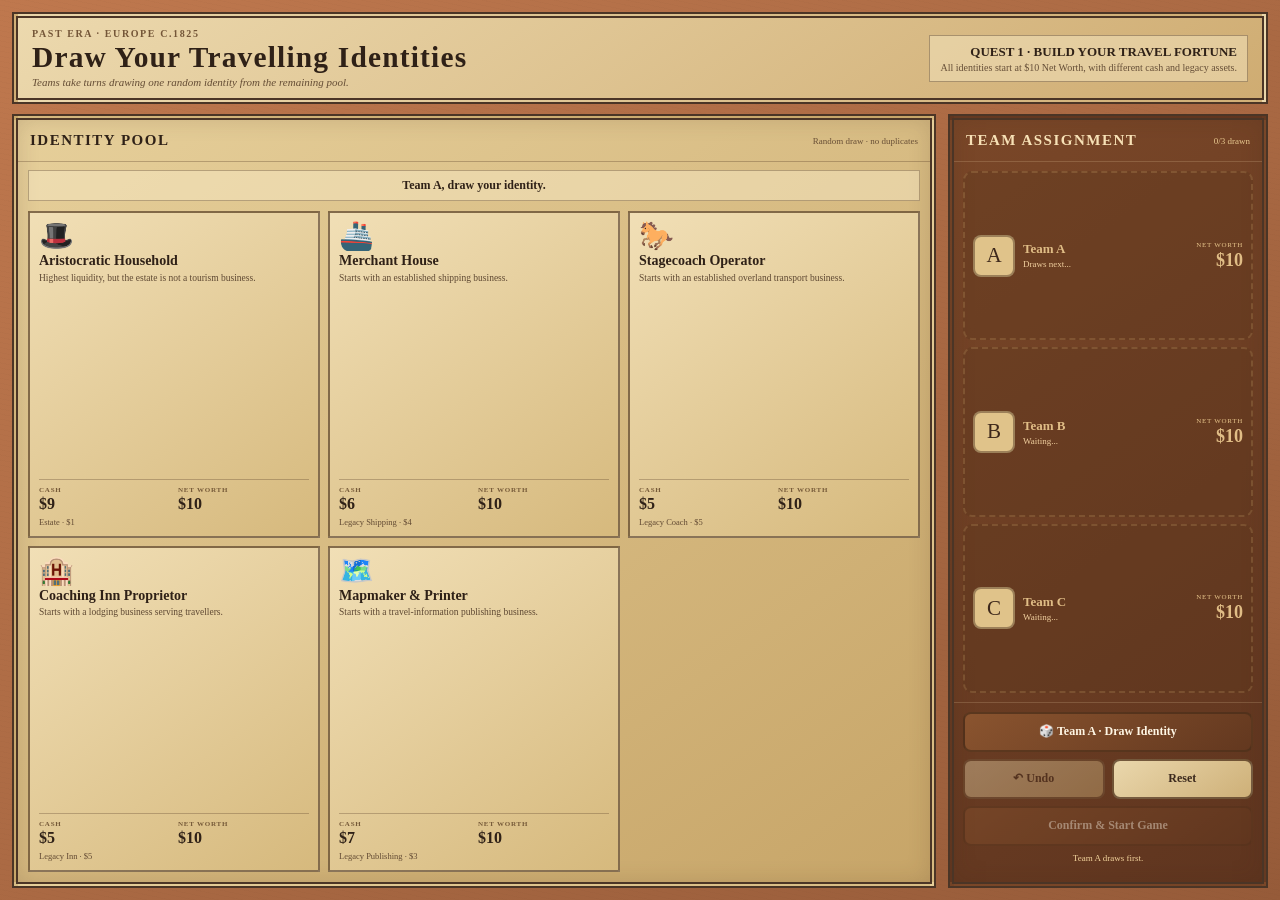
<file: legacy/index.html>
﻿<!DOCTYPE html>
<html lang="en">
<head>
<meta charset="utf-8" />
<meta name="viewport" content="width=device-width,initial-scale=1" />
<title>Tourismopoly — Past Era Board</title>
<link rel="stylesheet" href="../css/styles.css" />
<!-- Deferred scripts share scope and execute in dependency order. -->
<script defer src="js/data.js"></script>
<script defer src="js/state.js"></script>
<script defer src="js/ui.js"></script>
<script defer src="js/setup.js"></script>
<script defer src="js/game.js"></script>
</head>

<body>
<div id="setupScreen">
  <header class="setup-topbar">
    <div>
      <div class="setup-kicker">Past Era · Europe c.1825</div>
      <div class="setup-title">Draw Your Travelling Identities</div>
      <div class="setup-subtitle">Teams take turns drawing one random identity from the remaining pool.</div>
    </div>
    <div class="setup-quest">
      <strong>QUEST 1 · BUILD YOUR TRAVEL FORTUNE</strong>
      <span>All identities start at $10 Net Worth, with different cash and legacy assets.</span>
    </div>
  </header>

  <main class="setup-main">
    <section class="setup-pool">
      <div class="setup-head">
        <h2>IDENTITY POOL</h2>
        <span>Random draw · no duplicates</span>
      </div>
      <div class="setup-banner" id="setupBanner">Team A, draw your identity.</div>
      <div class="setup-cards" id="setupCards"></div>
    </section>

    <aside class="setup-side">
      <div class="setup-head">
        <h2>TEAM ASSIGNMENT</h2>
        <span id="setupPickStatus">0/3 drawn</span>
      </div>
      <div class="setup-selected" id="setupSelected"></div>
      <div class="setup-controls">
        <button class="setup-btn primary full" id="setupDrawBtn" type="button">🎲 Team A · Draw Identity</button>
        <button class="setup-btn secondary" id="setupUndoBtn" type="button" disabled>↶ Undo</button>
        <button class="setup-btn secondary" id="setupResetBtn" type="button">Reset</button>
        <button class="setup-btn primary full" id="setupConfirmBtn" type="button" disabled>Confirm &amp; Start Game</button>
        <div class="setup-status" id="setupStatus">Team A draws first.</div>
      </div>
    </aside>
  </main>
</div>

<div class="app-shell">
  <div class="board-column">
    <div class="board" id="board">
      <div class="tile start go" data-index="0">
        <div class="tile-inner"><div class="icon">🚩</div><div class="tile-title">Begin Your Grand Tour</div><div class="tile-sub">Europe · c.1825</div></div>
        <div class="token-zone"></div>
      </div>

      <div class="tile asset horse" data-index="1">
        <div class="tile-inner"><div class="icon">🐎</div><div class="tile-title">Horse &amp; Carriage</div><div class="tile-sub">Established overland transport</div><div class="price-block"><div class="price-label">PRICE</div><div class="price-value">$3</div></div></div>
        <div class="token-zone"></div>
      </div>

      <div class="tile chance chance-one" data-index="2">
        <div class="tile-inner"><div class="icon">✉️</div><div class="tile-title">Chance</div><div class="tile-sub">Situation Card</div></div>
        <div class="token-zone"></div>
      </div>

      <div class="tile asset inn" data-index="3">
        <div class="tile-inner"><div class="icon">🏨</div><div class="tile-title">Inn &amp; Accommodation</div><div class="tile-sub">Lodging along major routes</div><div class="price-block"><div class="price-label">PRICE</div><div class="price-value">$3</div></div></div>
        <div class="token-zone"></div>
      </div>

      <div class="tile opportunity" data-index="4">
        <div class="tile-inner"><div class="icon">💰</div><div class="tile-title">Business Opportunity</div><div class="tile-sub">+$1 Cash</div></div>
        <div class="token-zone"></div>
      </div>

      <div class="tile asset shipping" data-index="5">
        <div class="tile-inner"><div class="icon">🚢</div><div class="tile-title">Passenger Shipping</div><div class="tile-sub">Sea routes &amp; passenger movement</div><div class="price-block"><div class="price-label">PRICE</div><div class="price-value">$4</div></div></div>
        <div class="token-zone"></div>
      </div>

      <div class="tile chance chance-two" data-index="6">
        <div class="tile-inner"><div class="icon">✉️</div><div class="tile-title">Chance</div><div class="tile-sub">Situation Card</div></div>
        <div class="token-zone"></div>
      </div>

      <div class="tile asset guide" data-index="7">
        <div class="tile-inner"><div class="icon">🗺️</div><div class="tile-title">Travel Guide &amp; Information</div><div class="tile-sub">Maps, guides &amp; printed knowledge</div><div class="price-block"><div class="price-label">PRICE</div><div class="price-value">$2</div></div></div>
        <div class="token-zone"></div>
      </div>

      <div class="center">
        <svg viewBox="0 0 400 400" aria-hidden="true">
          <circle cx="200" cy="200" r="135" fill="none" stroke="#583c27" stroke-width="1.5"/>
          <circle cx="200" cy="200" r="105" fill="none" stroke="#583c27" stroke-width="1" stroke-dasharray="4 8"/>
          <path d="M50 245 C110 180,145 285,220 205 S330 135,365 215" fill="none" stroke="#583c27" stroke-width="2"/>
          <path d="M200 58 L218 182 L342 200 L218 218 L200 342 L182 218 L58 200 L182 182 Z" fill="none" stroke="#735631" stroke-width="1.4"/>
        </svg>
        <div class="center-content">
          <div class="crest">✦ ❖ ✦</div>
          <div class="main-title">TOURISMOPOLY</div>
          <div class="era">Europe · 1825</div>
          <div class="rule"></div>
          <div class="tagline">Travel · Trade · Fortune</div>
          <div class="stamp">GRAND TOUR EDITION</div>
        </div>
      </div>


      <div class="landing-modal" id="landingModal" aria-live="polite">
        <div class="landing-card">
          <div class="landing-eyebrow" id="landingEyebrow">UNOWNED PROPERTY</div>
          <div class="landing-icon" id="landingIcon">🐎</div>
          <div class="landing-title" id="landingTitle">Horse &amp; Carriage</div>
          <div class="landing-desc" id="landingDesc">Established overland transport</div>
          <div class="landing-divider"></div>
          <div class="landing-price-label">PRICE</div>
          <div class="landing-price" id="landingPrice">$3</div>
          <div class="landing-balance" id="landingBalance">Team A Cash · $9</div>
          <div class="landing-actions">
            <button class="modal-btn primary" id="buyBtn" type="button">BUY</button>
            <button class="modal-btn secondary" id="passBtn" type="button">PASS</button>
          </div>
          <div class="modal-note">Resolve this landing before the next team begins.</div>
        </div>
      </div>


      <div class="landing-modal" id="chanceModal" aria-live="polite">
        <div class="landing-card chance-card-ui">
          <div class="chance-seal">✉</div>
          <div class="chance-heading">Chance · Situation Card</div>
          <div class="chance-title" id="chanceTitle">A Situation Unfolds</div>
          <div class="chance-story" id="chanceStory">Something unexpected has happened during your journey.</div>
          <div class="chance-effect-box">
            <div class="chance-effect-label">EFFECT</div>
            <div class="chance-effect" id="chanceEffect">$0</div>
            <div class="chance-sector" id="chanceSector">No direct effect on your current portfolio.</div>
          </div>
          <div class="landing-actions">
            <button class="modal-btn primary" id="chanceContinueBtn" type="button">CONTINUE</button>
          </div>
          <div class="modal-note">Rule: Beneficial = +$1 · Harmful = −$1 · Not relevant = $0</div>
        </div>
      </div>


      <div class="landing-modal" id="feeModal" aria-live="polite">
        <div class="landing-card fee-card-ui">
          <div class="popup-badge">Owned Property</div>
          <div class="landing-icon" id="feeIcon">🏨</div>
          <div class="landing-title" id="feeTitle">Inn &amp; Accommodation</div>
          <div class="owner-line" id="feeOwner">Owned by Team B</div>
          <div class="landing-desc">You used another team’s tourism business.</div>
          <div class="landing-divider"></div>
          <div class="landing-price-label">LANDING FEE</div>
          <div class="fee-amount" id="feeAmount">$1</div>
          <div class="transfer-line" id="feeTransfer">Team A pays Team B.</div>
          <div class="special-note" id="feeSpecialNote" hidden></div>
          <div class="landing-actions">
            <button class="modal-btn primary" id="payFeeBtn" type="button">PAY FEE</button>
          </div>
        </div>
      </div>

      <div class="landing-modal" id="ownModal" aria-live="polite">
        <div class="landing-card own-card-ui">
          <div class="success-mark">✓</div>
          <div class="popup-badge">Your Business</div>
          <div class="landing-title" id="ownTitle">Horse &amp; Carriage</div>
          <div class="landing-desc" id="ownDesc">You landed on your own tourism business.</div>
          <div class="landing-divider"></div>

          <div id="upgradeOffer">
            <div class="landing-price-label">UPGRADE COST</div>
            <div class="landing-price">$1</div>
            <div class="landing-balance" id="upgradeBenefit">Future visitors will pay a higher landing fee.</div>
            <div class="landing-actions">
              <button class="modal-btn primary" id="upgradeBtn" type="button">UPGRADE</button>
              <button class="modal-btn secondary" id="keepBtn" type="button">KEEP AS IS</button>
            </div>
          </div>

          <div id="alreadyUpgraded" hidden>
            <div class="landing-price-label">BUSINESS STATUS</div>
            <div class="landing-price">UPGRADED</div>
            <div class="landing-balance">This business has already reached its Past Era upgrade limit.</div>
            <div class="landing-actions">
              <button class="modal-btn primary" id="ownContinueBtn" type="button">CONTINUE</button>
            </div>
          </div>
        </div>
      </div>

      <div class="landing-modal" id="opportunityModal" aria-live="polite">
        <div class="landing-card opportunity-card-ui">
          <div class="opportunity-mark">💰</div>
          <div class="popup-badge">Business Opportunity</div>
          <div class="landing-title">A Profitable Opportunity Appears</div>
          <div class="landing-desc">Your tourism activities benefit from a small commercial opportunity.</div>
          <div class="landing-divider"></div>
          <div class="landing-price-label">CASH GAIN</div>
          <div class="landing-price">+$1</div>
          <div class="landing-balance" id="opportunityBalance">Team A Cash · $10</div>
          <div class="landing-actions">
            <button class="modal-btn primary" id="opportunityContinueBtn" type="button">COLLECT &amp; CONTINUE</button>
          </div>
        </div>
      </div>

      <div class="landing-modal" id="startModal" aria-live="polite">
        <div class="landing-card start-card-ui">
          <div class="start-mark">🚩</div>
          <div class="popup-badge">Grand Tour Payday</div>
          <div class="landing-title">Another Circuit Complete</div>
          <div class="landing-desc">You have passed or landed on GO and completed another circuit of the travel market.</div>
          <div class="landing-divider"></div>
          <div class="landing-price-label">COLLECT</div>
          <div class="landing-price">+$1</div>
          <div class="landing-balance" id="startBalance">Payday has been added to your cash balance.</div>
          <div class="landing-actions">
            <button class="modal-btn primary" id="startContinueBtn" type="button">COLLECT &amp; CONTINUE</button>
          </div>
        </div>
      </div>

      <div class="dice-overlay" id="diceOverlay">
        <div class="dice-card">
          <div class="die" id="die">⚀</div>
          <div class="roll-caption" id="rollCaption">TEAM A ROLLING...</div>
        </div>
      </div>
    </div>
  </div>

  <div class="side-column">
    <div class="sidebar">
      <div style="display:flex;justify-content:flex-end;margin-bottom:6px">
        <button id="changeSetupBtn" type="button" class="game-btn secondary" style="min-height:32px;padding:5px 8px;font-size:10px">Change Identities</button>
      </div>
      <section class="roll-panel">
        <div class="turn-badge" id="turnBadge">TEAM A'S TURN</div>
        <div class="roll-text" id="statusText">Ready to roll</div>
        <div class="roll-sub" id="statusSub">The dice appears briefly, your traveller moves, then the landing popup resolves the turn.</div>
        <div class="button-stack">
          <button class="game-btn" id="rollBtn" type="button">🎲 Roll Dice</button>
          <button class="game-btn secondary" id="nextBtn" type="button" disabled>Next Team</button>
        </div>
      </section>

      <aside class="player-panel">
        <h2 class="panel-title">PLAYERS</h2>
        <div id="dynamicPlayers"></div></aside>
    </div>
  </div>
</div>

</body>
</html>
</file>
<file: css/styles.css>
:root{
  --ink:#2f2117;
  --walnut:#4b3526;
  --sage:#68705a;
  --oxblood:#743f35;
  --brass:#a57b38;
}
*{box-sizing:border-box}
html,body{width:100%;height:100%;overflow:hidden}
body{
  margin:0;
  background:#ece2cc;
  font-family:Georgia,"Times New Roman",serif;
  color:var(--ink);
}
.app-shell{
  width:100vw;
  height:100vh;
  padding:10px;
  display:flex;
  gap:14px;
  align-items:flex-start;
  justify-content:center;
  background:linear-gradient(145deg,#b47247,#935b39);
  overflow:hidden;
}
.board-column{
  height:calc(100vh - 20px);
  aspect-ratio:1/1;
  flex:0 0 auto;
  min-width:0;
}
.side-column{
  width:min(300px,24vw);
  height:calc(100vh - 20px);
  flex:0 0 auto;
  min-width:250px;
}

/* BOARD */
.board{
  width:100%;
  height:100%;
  display:grid;
  grid-template-columns:1.15fr 1.55fr 1.15fr;
  grid-template-rows:1.15fr 1.55fr 1.15fr;
  position:relative;
  overflow:hidden;
  border:9px double var(--walnut);
  outline:2px solid #2f241b;
  background:
    radial-gradient(circle at 12% 18%,rgba(86,58,31,.22) 0 1px,transparent 2px),
    radial-gradient(circle at 72% 11%,rgba(86,58,31,.15) 0 1.2px,transparent 2.2px),
    radial-gradient(circle at 28% 82%,rgba(100,68,34,.16) 0 1px,transparent 2px),
    radial-gradient(circle at 88% 68%,rgba(93,58,31,.16) 0 1.3px,transparent 2.4px),
    repeating-linear-gradient(12deg,rgba(89,65,36,.035) 0 1px,transparent 1px 4px),
    linear-gradient(135deg,#dec993 0%,#cdb174 48%,#dcc58c 100%);
  box-shadow:
    inset 0 0 55px rgba(64,42,21,.35),
    inset 0 0 12px rgba(54,35,18,.24);
}
.board:before{
  content:"";
  position:absolute;inset:0;pointer-events:none;z-index:5;
  background:radial-gradient(ellipse at center,transparent 56%,rgba(70,43,20,.20) 100%);
}
.board:after{
  content:"";
  position:absolute;inset:7px;border:1px solid rgba(66,45,28,.48);
  pointer-events:none;z-index:6;
}
.tile,.center{
  position:relative;min-width:0;
  border:1px solid rgba(68,49,31,.72);
  background:
    radial-gradient(circle at 14% 22%,rgba(84,54,28,.10) 0 1px,transparent 2px),
    radial-gradient(circle at 79% 68%,rgba(84,54,28,.08) 0 1px,transparent 2px),
    repeating-linear-gradient(8deg,rgba(90,67,38,.025) 0 1px,transparent 1px 5px),
    linear-gradient(145deg,rgba(238,219,171,.94),rgba(210,185,129,.93));
  box-shadow:inset 0 0 22px rgba(75,50,25,.16),inset 0 0 2px rgba(54,35,18,.48);
}
.tile:after{
  content:"";position:absolute;inset:5px;border:1px dashed rgba(83,60,35,.28);
  pointer-events:none;
}
.tile-inner{
  position:absolute;inset:9px;z-index:2;
  display:flex;flex-direction:column;align-items:center;justify-content:center;text-align:center;
}
.asset{box-shadow:inset 0 9px 0 rgba(104,112,90,.9),inset 0 0 22px rgba(75,50,25,.16)}
.chance{box-shadow:inset 0 9px 0 rgba(116,63,53,.9),inset 0 0 22px rgba(75,50,25,.16)}
.opportunity{box-shadow:inset 0 9px 0 rgba(165,123,56,.9),inset 0 0 22px rgba(75,50,25,.16)}
.start{box-shadow:inset 0 9px 0 rgba(75,53,38,.92),inset 0 0 22px rgba(75,50,25,.16)}
.icon{font-size:clamp(24px,3vw,38px);line-height:1;margin-bottom:6px;filter:sepia(.55) saturate(.7)}
.tile-title{
  font-size:clamp(10px,1.2vw,15px);line-height:1.07;font-weight:700;
  letter-spacing:.06em;text-transform:uppercase;color:#332419;
}
.tile-sub{
  margin-top:5px;font-size:clamp(8px,.85vw,11px);font-style:italic;color:#655039;line-height:1.15;
}
.price-block{
  margin-top:7px;padding-top:4px;width:72%;border-top:1px solid rgba(78,56,34,.42);
}
.price-label{
  font-size:clamp(8px,.72vw,10px);letter-spacing:.12em;font-weight:700;color:#6f573a;
}
.price-value{
  margin-top:1px;font-size:clamp(18px,2vw,28px);line-height:1;font-weight:800;color:#3b291c;
}

/* TOKEN ZONES */
.token-zone{
  position:absolute;
  z-index:10;
  left:8px;
  bottom:8px;
  display:flex;
  gap:3px;
  flex-wrap:wrap;
  max-width:72px;
}
.token{
  width:27px;height:27px;border-radius:50%;
  display:flex;align-items:center;justify-content:center;
  border:2px solid rgba(47,31,20,.75);
  box-shadow:0 2px 4px rgba(47,31,20,.22);
  font-size:14px;font-weight:800;
  color:#fff8e8;
  transition:transform .18s ease;
}
.token.a{background:#496f8f}
.token.b{background:#7a568c}
.token.c{background:#557855}
.token.walking{animation:hop .34s ease}
@keyframes hop{
  0%{transform:translateY(0) scale(1)}
  45%{transform:translateY(-8px) scale(1.08)}
  100%{transform:translateY(0) scale(1)}
}

/* CENTER */
.center{
  grid-column:2;grid-row:2;margin:10px;overflow:visible;
  display:flex;align-items:center;justify-content:center;text-align:center;
  background:radial-gradient(circle at 50% 52%,rgba(244,231,194,.80),rgba(210,185,129,.74) 70%);
  border:3px double rgba(72,50,30,.78);
  box-shadow:inset 0 0 36px rgba(78,49,24,.20);
}
.center svg{position:absolute;inset:0;width:100%;height:100%;opacity:.17}
.center-content{position:relative;z-index:2;width:100%;padding:12px 6px}
.crest{font-size:13px;color:#7d5d2d;letter-spacing:.22em;margin-bottom:6px}
.main-title{
  display:block;width:100%;font-size:clamp(15px,2.2vw,25px);
  font-weight:700;letter-spacing:0;line-height:1;white-space:nowrap;text-align:center;color:#493122;
}
.era{margin-top:9px;font-size:clamp(9px,1vw,12px);letter-spacing:.16em;text-transform:uppercase;color:#713e34}
.rule{width:60%;height:1px;background:rgba(76,51,28,.55);margin:9px auto}
.tagline{font-size:clamp(7px,.78vw,10px);letter-spacing:.08em;text-transform:uppercase;color:#5d4731}
.stamp{display:inline-block;margin-top:8px;padding:3px 6px;border:1px solid rgba(115,62,49,.6);color:#7a4034;font-size:8px;letter-spacing:.08em;transform:rotate(2deg);opacity:.8}

.go{grid-column:1;grid-row:1}
.horse{grid-column:2;grid-row:1}
.chance-one{grid-column:3;grid-row:1}
.inn{grid-column:3;grid-row:2}
.opportunity{grid-column:3;grid-row:3}
.shipping{grid-column:2;grid-row:3}
.chance-two{grid-column:1;grid-row:3}
.guide{grid-column:1;grid-row:2}

/* TEMPORARY DICE OVERLAY */
.dice-overlay{
  position:absolute;inset:0;z-index:30;
  display:flex;align-items:center;justify-content:center;
  background:rgba(71,48,29,.14);
  opacity:0;visibility:hidden;
  transition:opacity .22s ease,visibility .22s ease;
  pointer-events:none;
}
.dice-overlay.show{opacity:1;visibility:visible}
.dice-card{
  display:flex;flex-direction:column;align-items:center;gap:8px;
  padding:14px 18px 12px;
  border-radius:14px;
  border:2px solid rgba(65,42,25,.72);
  background:rgba(241,225,186,.95);
  box-shadow:0 7px 16px rgba(49,31,18,.24),inset 0 0 16px rgba(83,55,30,.12);
}
.die{
  width:96px;height:96px;border-radius:14px;
  display:flex;align-items:center;justify-content:center;
  border:3px solid rgba(70,47,28,.72);
  background:linear-gradient(145deg,#fff8eb,#e4d4b0);
  font-size:64px;color:#3f2b1f;
}
.die.rolling{animation:shake .11s linear infinite alternate}
@keyframes shake{
  from{transform:rotate(-6deg) scale(.97)}
  to{transform:rotate(6deg) scale(1.03)}
}
.roll-caption{
  min-width:180px;
  text-align:center;
  font-size:15px;
  font-weight:800;
  letter-spacing:.05em;
  color:#4a3121;
}

/* RIGHT SIDEBAR */
.sidebar{
  height:100%;
  display:flex;
  flex-direction:column;
  gap:10px;
}
.roll-panel,.player-panel{
  width:100%;
  border-radius:12px;
  border:3px solid rgba(66,35,21,.65);
  box-shadow:inset 0 0 0 2px rgba(255,220,170,.10);
}
.roll-panel{
  flex:0 0 auto;
  padding:11px;
  background:linear-gradient(145deg,#d8b875,#b98e4d);
  color:#3a2519;
}
.turn-badge{
  text-align:center;padding:7px 8px;background:#f2e3ba;
  border:1px solid rgba(84,54,28,.45);
  font-size:13px;letter-spacing:.07em;font-weight:700;
}
.roll-text{margin-top:8px;font-size:14px;font-weight:700;text-align:center}
.roll-sub{margin-top:3px;font-size:10px;color:#644c36;text-align:center;line-height:1.25}
.button-stack{display:grid;gap:7px;margin-top:9px}
.game-btn{
  min-height:40px;padding:8px 12px;border-radius:9px;
  font-family:Georgia,"Times New Roman",serif;
  font-size:14px;font-weight:700;letter-spacing:.03em;cursor:pointer;
  color:#fff7e9;background:linear-gradient(145deg,#835030,#653a22);
  border:2px solid rgba(79,44,24,.8);
}
.game-btn.secondary{
  color:#3b2519;background:linear-gradient(145deg,#e8d7b1,#cfb180);
  border:2px solid rgba(102,70,42,.55);
}
.game-btn:disabled{opacity:.45;cursor:not-allowed}

.player-panel{
  flex:1 1 auto;
  min-height:0;
  padding:10px;
  background:linear-gradient(145deg,#7a4329,#5e301d);
  overflow:hidden;
}
.panel-title{
  margin:0 0 8px;color:#f5deb1;text-align:center;font-size:16px;letter-spacing:.11em;
}
.player-card{
  margin-bottom:8px;padding:8px 8px 9px;border-radius:10px;
  background:linear-gradient(145deg,#8d572f,#704322);
  border:2px solid rgba(246,212,140,.18);
  color:#fff1d0;
}
.player-card.active{outline:3px solid #f3cf6a;outline-offset:1px}
.player-head{
  display:grid;grid-template-columns:46px 1fr 24px;align-items:center;gap:7px;
}
.avatar{
  width:46px;height:46px;border-radius:8px;
  background:linear-gradient(145deg,#f0d59b,#cba160);
  border:2px solid rgba(90,53,28,.6);
  display:flex;align-items:center;justify-content:center;font-size:22px;
}
.player-info .team{font-weight:700;font-size:14px;line-height:1.1}
.player-info .identity{margin-top:2px;font-size:10px;line-height:1.2;color:#ffe1b1}
.pawn{font-size:21px;text-align:center}
.networth-row{margin-top:6px;display:flex;align-items:flex-end;gap:6px}
.currency{font-size:14px;font-weight:700;color:#f1c44f}
.networth{font-size:25px;font-weight:800;line-height:1}
.cash-row{margin-top:2px;font-size:10px;color:#ffddb2}

@media(max-aspect-ratio: 4/3){
  .side-column{width:260px;min-width:235px}
}

/* LANDING POPUP */
.landing-modal{
  position:absolute;
  inset:0;
  z-index:40;
  display:flex;
  align-items:center;
  justify-content:center;
  padding:18px;
  background:rgba(48,31,18,.28);
  opacity:0;
  visibility:hidden;
  pointer-events:none;
  transition:opacity .2s ease,visibility .2s ease;
}
.landing-modal.show{
  opacity:1;
  visibility:visible;
  pointer-events:auto;
}
.landing-card{
  width:min(420px,72%);
  border:6px double #4a3323;
  background:
    radial-gradient(circle at 15% 20%,rgba(85,57,31,.08) 0 1px,transparent 2px),
    repeating-linear-gradient(10deg,rgba(91,68,39,.025) 0 1px,transparent 1px 5px),
    linear-gradient(145deg,#f0dfb5,#d1b273);
  box-shadow:0 14px 30px rgba(45,28,15,.28),inset 0 0 24px rgba(82,53,27,.18);
  padding:18px 20px 16px;
  text-align:center;
  color:#352317;
}
.landing-eyebrow{
  font-size:10px;
  letter-spacing:.16em;
  font-weight:700;
  color:#7a5d39;
  text-transform:uppercase;
}
.landing-icon{
  font-size:42px;
  margin:5px 0 4px;
  filter:sepia(.45) saturate(.75);
}
.landing-title{
  font-size:22px;
  line-height:1.05;
  font-weight:800;
  letter-spacing:.04em;
  text-transform:uppercase;
}
.landing-desc{
  margin-top:7px;
  font-size:12px;
  line-height:1.35;
  color:#614a34;
  font-style:italic;
}
.landing-divider{
  height:1px;
  width:72%;
  margin:12px auto;
  background:rgba(76,52,31,.40);
}
.landing-price-label{
  font-size:10px;
  letter-spacing:.16em;
  font-weight:700;
  color:#705535;
}
.landing-price{
  margin-top:2px;
  font-size:38px;
  line-height:1;
  font-weight:900;
  color:#3b291c;
}
.landing-balance{
  margin-top:6px;
  font-size:12px;
  color:#5f4833;
}
.landing-actions{
  display:flex;
  gap:10px;
  justify-content:center;
  margin-top:15px;
}
.modal-btn{
  min-width:112px;
  min-height:42px;
  padding:9px 16px;
  border-radius:9px;
  font-family:Georgia,"Times New Roman",serif;
  font-size:14px;
  font-weight:800;
  cursor:pointer;
  border:2px solid #5b3b25;
}
.modal-btn.primary{
  color:#fff7e8;
  background:linear-gradient(145deg,#7c4b2d,#60371f);
}
.modal-btn.secondary{
  color:#3b281c;
  background:linear-gradient(145deg,#ead7aa,#cfb175);
}
.modal-note{
  margin-top:10px;
  font-size:10px;
  color:#765e43;
}


/* CHANCE / SITUATION CARD */
.chance-card-ui{
  width:min(440px,74%);
  border:6px double #6f3d33;
  background:
    radial-gradient(circle at 18% 20%,rgba(112,61,50,.10) 0 1px,transparent 2px),
    repeating-linear-gradient(8deg,rgba(91,68,39,.025) 0 1px,transparent 1px 5px),
    linear-gradient(145deg,#f0dfb5,#d5b77e);
}
.chance-seal{
  width:54px;height:54px;
  margin:0 auto 8px;
  border-radius:50%;
  display:flex;align-items:center;justify-content:center;
  background:#7a4034;
  color:#f6e3b6;
  border:3px double #4e2c25;
  font-size:24px;
  box-shadow:inset 0 0 10px rgba(54,28,22,.25);
}
.chance-heading{
  font-size:11px;
  font-weight:800;
  letter-spacing:.18em;
  color:#7a4034;
  text-transform:uppercase;
}
.chance-title{
  margin-top:7px;
  font-size:22px;
  line-height:1.08;
  font-weight:800;
  color:#3d291d;
}
.chance-story{
  margin-top:10px;
  font-size:13px;
  line-height:1.4;
  color:#5f4935;
  font-style:italic;
}
.chance-effect-box{
  margin:14px auto 0;
  width:82%;
  padding:10px 12px;
  border-top:1px solid rgba(79,52,31,.35);
  border-bottom:1px solid rgba(79,52,31,.35);
}
.chance-effect-label{
  font-size:9px;
  letter-spacing:.16em;
  font-weight:800;
  color:#78583a;
}
.chance-effect{
  margin-top:3px;
  font-size:30px;
  line-height:1;
  font-weight:900;
  color:#3a281c;
}
.chance-sector{
  margin-top:5px;
  font-size:11px;
  color:#6a523b;
}


/* OTHER LANDING POPUPS */
.fee-card-ui{border-color:#5f432e}
.own-card-ui{border-color:#68705a}
.opportunity-card-ui{border-color:#a57b38}
.start-card-ui{border-color:#4b3526}

.popup-badge{
  display:inline-block;
  margin-bottom:8px;
  padding:5px 9px;
  border:1px solid rgba(70,48,29,.45);
  background:rgba(248,235,200,.55);
  font-size:10px;
  font-weight:800;
  letter-spacing:.14em;
  text-transform:uppercase;
}
.fee-amount{
  margin-top:3px;
  font-size:38px;
  line-height:1;
  font-weight:900;
}
.transfer-line{
  margin-top:7px;
  font-size:12px;
  color:#624b35;
}
.special-note{
  margin:9px auto 0;
  width:88%;
  padding:7px 9px;
  border:1px dashed rgba(117,76,40,.45);
  background:rgba(244,224,181,.45);
  font-size:10px;
  line-height:1.3;
  color:#684d31;
}
.success-mark{
  width:52px;height:52px;
  margin:0 auto 8px;
  border-radius:50%;
  display:flex;align-items:center;justify-content:center;
  background:#68705a;
  color:#f8eed3;
  border:3px double #46503d;
  font-size:25px;
  font-weight:900;
}
.opportunity-mark{
  width:54px;height:54px;
  margin:0 auto 8px;
  border-radius:50%;
  display:flex;align-items:center;justify-content:center;
  background:#a57b38;
  color:#fff0c2;
  border:3px double #735522;
  font-size:26px;
}
.start-mark{
  width:54px;height:54px;
  margin:0 auto 8px;
  border-radius:50%;
  display:flex;align-items:center;justify-content:center;
  background:#4b3526;
  color:#f7e2b7;
  border:3px double #2f241b;
  font-size:25px;
}
.owner-line{
  margin-top:6px;
  font-size:12px;
  font-weight:700;
  color:#583e2b;
}


/* SINGLE-FILE IDENTITY DRAW SCREEN */
#setupScreen{
  position:absolute;
  inset:0;
  z-index:100;
  background:
    radial-gradient(circle at 14% 18%,rgba(76,48,27,.08) 0 1px,transparent 2px),
    repeating-linear-gradient(12deg,rgba(76,48,27,.025) 0 1px,transparent 1px 5px),
    linear-gradient(145deg,#bf784e,#965b39);
  padding:12px;
  display:grid;
  grid-template-rows:auto minmax(0,1fr);
  gap:10px;
}
#setupScreen.hidden{display:none}
.setup-topbar{
  min-height:74px;
  display:flex;
  justify-content:space-between;
  align-items:center;
  gap:14px;
  padding:10px 14px;
  border:6px double var(--walnut);
  background:linear-gradient(145deg,#ecd9ae,#cfac72);
}
.setup-kicker{font-size:10px;font-weight:700;letter-spacing:.16em;text-transform:uppercase;color:#745638}
.setup-title{margin-top:2px;font-size:clamp(22px,2.3vw,32px);font-weight:800;letter-spacing:.04em}
.setup-subtitle{margin-top:2px;font-size:11px;color:#654d35;font-style:italic}
.setup-quest{
  max-width:330px;
  padding:8px 10px;
  border:1px solid rgba(77,52,31,.4);
  background:rgba(245,231,194,.5);
  text-align:right;
}
.setup-quest strong{display:block;font-size:13px}
.setup-quest span{display:block;margin-top:2px;font-size:10px;color:#654e37}
.setup-main{
  min-height:0;
  display:grid;
  grid-template-columns:minmax(0,1fr) 320px;
  gap:12px;
}
.setup-pool,.setup-side{
  min-width:0;
  min-height:0;
  border:6px double var(--walnut);
  background:linear-gradient(145deg,#e6cf9a,#c7a568);
  box-shadow:inset 0 0 22px rgba(63,40,22,.16);
}
.setup-pool{display:grid;grid-template-rows:auto auto minmax(0,1fr)}
.setup-head{
  min-height:42px;
  padding:8px 12px;
  display:flex;
  justify-content:space-between;
  align-items:center;
  gap:10px;
  border-bottom:1px solid rgba(76,52,31,.3);
}
.setup-head h2{margin:0;font-size:15px;letter-spacing:.1em}
.setup-head span{font-size:9px;color:#684f36}
.setup-banner{
  margin:8px 10px 0;
  padding:7px 10px;
  border:1px solid rgba(77,52,31,.35);
  background:rgba(247,233,197,.5);
  text-align:center;
  font-size:12px;
  font-weight:800;
}
.setup-cards{
  min-height:0;
  padding:10px;
  display:grid;
  grid-template-columns:repeat(3,minmax(0,1fr));
  grid-template-rows:repeat(2,minmax(0,1fr));
  gap:8px;
}
.setup-card{
  position:relative;
  min-width:0;
  min-height:0;
  padding:9px;
  border:2px solid rgba(70,48,29,.6);
  background:linear-gradient(145deg,#f1dfb6,#d6b97d);
  display:grid;
  grid-template-rows:auto auto 1fr auto;
}
.setup-card.selected{outline:4px solid #8e6636;outline-offset:1px}
.setup-card.dim{opacity:.4}
.setup-tag{
  position:absolute;top:7px;right:7px;width:28px;height:28px;border-radius:50%;
  display:none;align-items:center;justify-content:center;
  background:#5c3722;color:#f8e6bf;border:2px solid rgba(47,31,20,.55);
  font-size:11px;font-weight:800;
}
.setup-card.selected .setup-tag{display:flex}
.setup-icon{font-size:28px;line-height:1}
.setup-role{margin-top:4px;font-size:14px;font-weight:800;line-height:1.05}
.setup-desc{margin-top:4px;font-size:9.5px;line-height:1.22;color:#5f4933}
.setup-stats{
  margin-top:6px;padding-top:6px;border-top:1px solid rgba(79,55,33,.3);
  display:grid;grid-template-columns:1fr 1fr;gap:4px 8px;
}
.setup-stat label{display:block;font-size:7px;letter-spacing:.11em;font-weight:800;color:#765a39}
.setup-stat strong{display:block;margin-top:1px;font-size:16px}
.setup-legacy{grid-column:1/-1;font-size:8.5px;color:#624a33}
.setup-side{
  display:grid;
  grid-template-rows:auto minmax(0,1fr) auto;
  background:linear-gradient(145deg,#7a4728,#5f351f);
  color:#f8e7c3;
}
.setup-side .setup-head{border-bottom-color:rgba(246,221,178,.18)}
.setup-side .setup-head h2{color:#f7e1b6}
.setup-side .setup-head span{color:#e8c990}
.setup-selected{
  min-height:0;padding:9px;display:grid;grid-template-rows:repeat(3,minmax(0,1fr));gap:7px;
}
.setup-slot{
  padding:8px;border-radius:9px;background:linear-gradient(145deg,#8c572f,#704322);
  border:2px solid rgba(246,212,140,.16);
  display:grid;grid-template-columns:42px minmax(0,1fr) auto;gap:8px;align-items:center;
}
.setup-slot.empty{background:rgba(93,56,31,.35);border-style:dashed;color:#e0bd86}
.setup-slot-icon{
  width:42px;height:42px;border-radius:8px;display:flex;align-items:center;justify-content:center;
  background:#e0c38a;color:#3d281b;border:2px solid rgba(74,48,29,.45);font-size:21px;
}
.setup-slot-name{font-size:13px;font-weight:800}
.setup-slot-role{margin-top:2px;font-size:9px;line-height:1.17;color:#f0cf9e}
.setup-slot-worth{text-align:right}
.setup-slot-worth label{display:block;font-size:7px;letter-spacing:.1em;color:#e7c58b}
.setup-slot-worth strong{display:block;margin-top:1px;font-size:18px}
.setup-controls{
  padding:9px;border-top:1px solid rgba(247,222,178,.18);
  display:grid;grid-template-columns:1fr 1fr;gap:7px;
}
.setup-btn{
  width:100%;min-width:0;min-height:40px;padding:8px 9px;border-radius:8px;
  border:2px solid rgba(76,46,25,.72);
  font-family:Georgia,"Times New Roman",serif;font-size:12px;line-height:1.15;font-weight:800;cursor:pointer;
}
.setup-btn.primary{color:#fff6e4;background:linear-gradient(145deg,#8a542f,#63381f)}
.setup-btn.secondary{color:#3b291d;background:linear-gradient(145deg,#ead7ac,#ceb078)}
.setup-btn.full{grid-column:1/-1}
.setup-btn:disabled{opacity:.42;cursor:not-allowed}
.setup-status{
  grid-column:1/-1;text-align:center;font-size:9px;line-height:1.2;color:#f1d29b;min-height:20px;
}

/* Presentation flow: reuse the existing palette, cards and buttons. */
[hidden]{display:none !important}
.phase-shell{display:grid;grid-template-columns:minmax(0,1fr) minmax(340px,30%);align-items:stretch}
.phase-panel{min-height:0;overflow:auto;padding:16px;border:6px double var(--walnut);background:#e6cf9a}
.phase-panel h1{font-size:26px;margin:8px 0 14px}
.phase-panel h2{font-size:18px;margin:10px 0}
.phase-panel p{font-size:14px;line-height:1.35;margin:8px 0}
.phase-sidebar{min-height:0;display:flex;flex-direction:column;gap:10px}
.phase-sidebar .player-panel{overflow:auto}
.phase-sidebar .roll-panel{padding:9px}
.phase-sidebar #resetGameBtn{margin-top:7px;min-height:30px;padding:5px 10px;font-size:12px}
.phase-sidebar #statusText{font-size:13px;margin:6px 0}
.phase-sidebar #actionError{color:#651b13;font-weight:bold;font-size:13px;margin:4px 0}
.phase-sidebar .player-card{padding:7px;font-size:12px;line-height:1.3}
.phase-sidebar .player-head{grid-template-columns:32px 1fr 20px}
.phase-sidebar .avatar{width:32px;height:32px;font-size:20px}
.phase-sidebar .identity{font-size:12px}
.portfolio-total{margin-top:5px;font-size:14px}
.portfolio-assets{margin:5px 0;padding-left:17px}
.decision-record{margin-top:5px;color:#ffe19f}
.action-grid{display:grid;grid-template-columns:1fr 1fr;gap:9px}
.action-option{display:flex;flex-direction:column;gap:6px;padding:9px;border:1px solid var(--walnut);font-size:14px;background:rgba(255,248,224,.3)}
.action-option select{width:100%;min-height:32px;font:inherit;background:#f7e8c7;color:var(--ink)}
.action-option .game-btn{margin-top:auto}
.action-help{grid-column:1/-1}
.hold-action{margin-top:10px}
.value-table{width:100%;border-collapse:collapse;font-size:14px;text-align:left}
.value-table th,.value-table td{padding:4px 8px;border-bottom:1px solid #a18456}
.value-table td:last-child{white-space:nowrap;font-weight:bold}
.phase-panel .compact-note{font-size:12px}
.teaching-note,.pause-panel{padding:10px;border:2px solid var(--sage);background:rgba(255,248,224,.4)}
.pause-panel{margin-top:14px}
button:focus-visible,select:focus-visible{outline:3px solid #245892;outline-offset:2px}
/* Keep the decision and outcome panels visible on the classroom laptop. */
.phase-shell{grid-template-columns:minmax(0,1fr) minmax(380px,34%)}
.phase-panel{padding:12px}
.phase-panel h1{margin:6px 0 10px}
.phase-panel h2{margin:8px 0}
.phase-panel p{margin:6px 0}
.phase-panel .game-btn{min-height:34px;padding:5px 9px}
.phase-panel .action-grid{gap:6px}
.phase-panel .action-option{gap:5px;padding:7px}
.phase-panel .value-table th,.phase-panel .value-table td{padding:3px 7px}
.phase-sidebar .player-card{margin-bottom:6px;line-height:1.2}
.phase-sidebar .player-panel{padding:8px}
.phase-sidebar .panel-title{margin-bottom:6px}
.phase-sidebar .portfolio-assets{margin:4px 0}

/* Reconnected legacy Grand Tour board; retain its layout and visual components. */
.monopoly-shell .side-column{width:min(370px,30vw);min-width:290px}
.monopoly-shell .player-panel{overflow:auto}
.monopoly-shell .player-card{font-size:12px;line-height:1.2}
.monopoly-shell .portfolio-assets{margin:5px 0;padding-left:15px}
.monopoly-shell .portfolio-total{font-size:13px}
.monopoly-shell .landing-modal{z-index:40}
.monopoly-shell .market-closed-card{width:90%;max-height:95%;overflow:auto}
.monopoly-shell #grandTourReview{font-size:13px;line-height:1.3;text-align:left}
.monopoly-shell #boardError{color:#651b13;font-weight:bold;font-size:12px;margin:4px 0}
.ownership-marker{position:absolute;top:10px;left:8px;right:8px;text-align:center;font-size:10px;font-weight:bold;z-index:3;background:#f2e3ba}
.ownership-marker:empty{display:none}

/* One secondary navigation control, above every era and modal. */
#navigationControls{position:fixed;top:7px;left:10px;z-index:200}
.nav-back{min-height:29px;padding:4px 10px;font-size:12px;border-width:1px}
.has-back .phase-panel header{padding-left:75px}
.has-back .monopoly-shell{padding-left:90px}
.moderator-tools{display:flex;gap:6px;margin-top:7px}
.phase-sidebar .moderator-tools .game-btn{min-height:30px;margin-top:0;padding:5px 8px;font-size:12px}

/* Presenter-only Grand Tour transition controls and the surprise reveal. */
.presenter-toggle{min-height:32px;padding:5px 8px;font-size:10px;margin-right:6px}
.presenter-controls{font-size:12px}
.presenter-controls p{margin:5px 0}
.presenter-controls .game-btn{min-height:30px;font-size:12px;padding:5px 8px}
.industrial-shock-screen{position:fixed;inset:0;z-index:110;display:grid;place-items:center;text-align:center;padding:50px;background:#2f2117;color:#f6dfaa}
.shock-kicker{font-size:clamp(32px,6vw,80px);font-weight:bold;margin:0 0 20px}
.industrial-shock-screen h1{font-size:clamp(24px,4vw,52px);margin:0 0 30px}
.industrial-shock-screen p:not(.shock-kicker){font-size:14px}
.industrial-shock-screen .game-btn{margin-top:16px}
</file>
